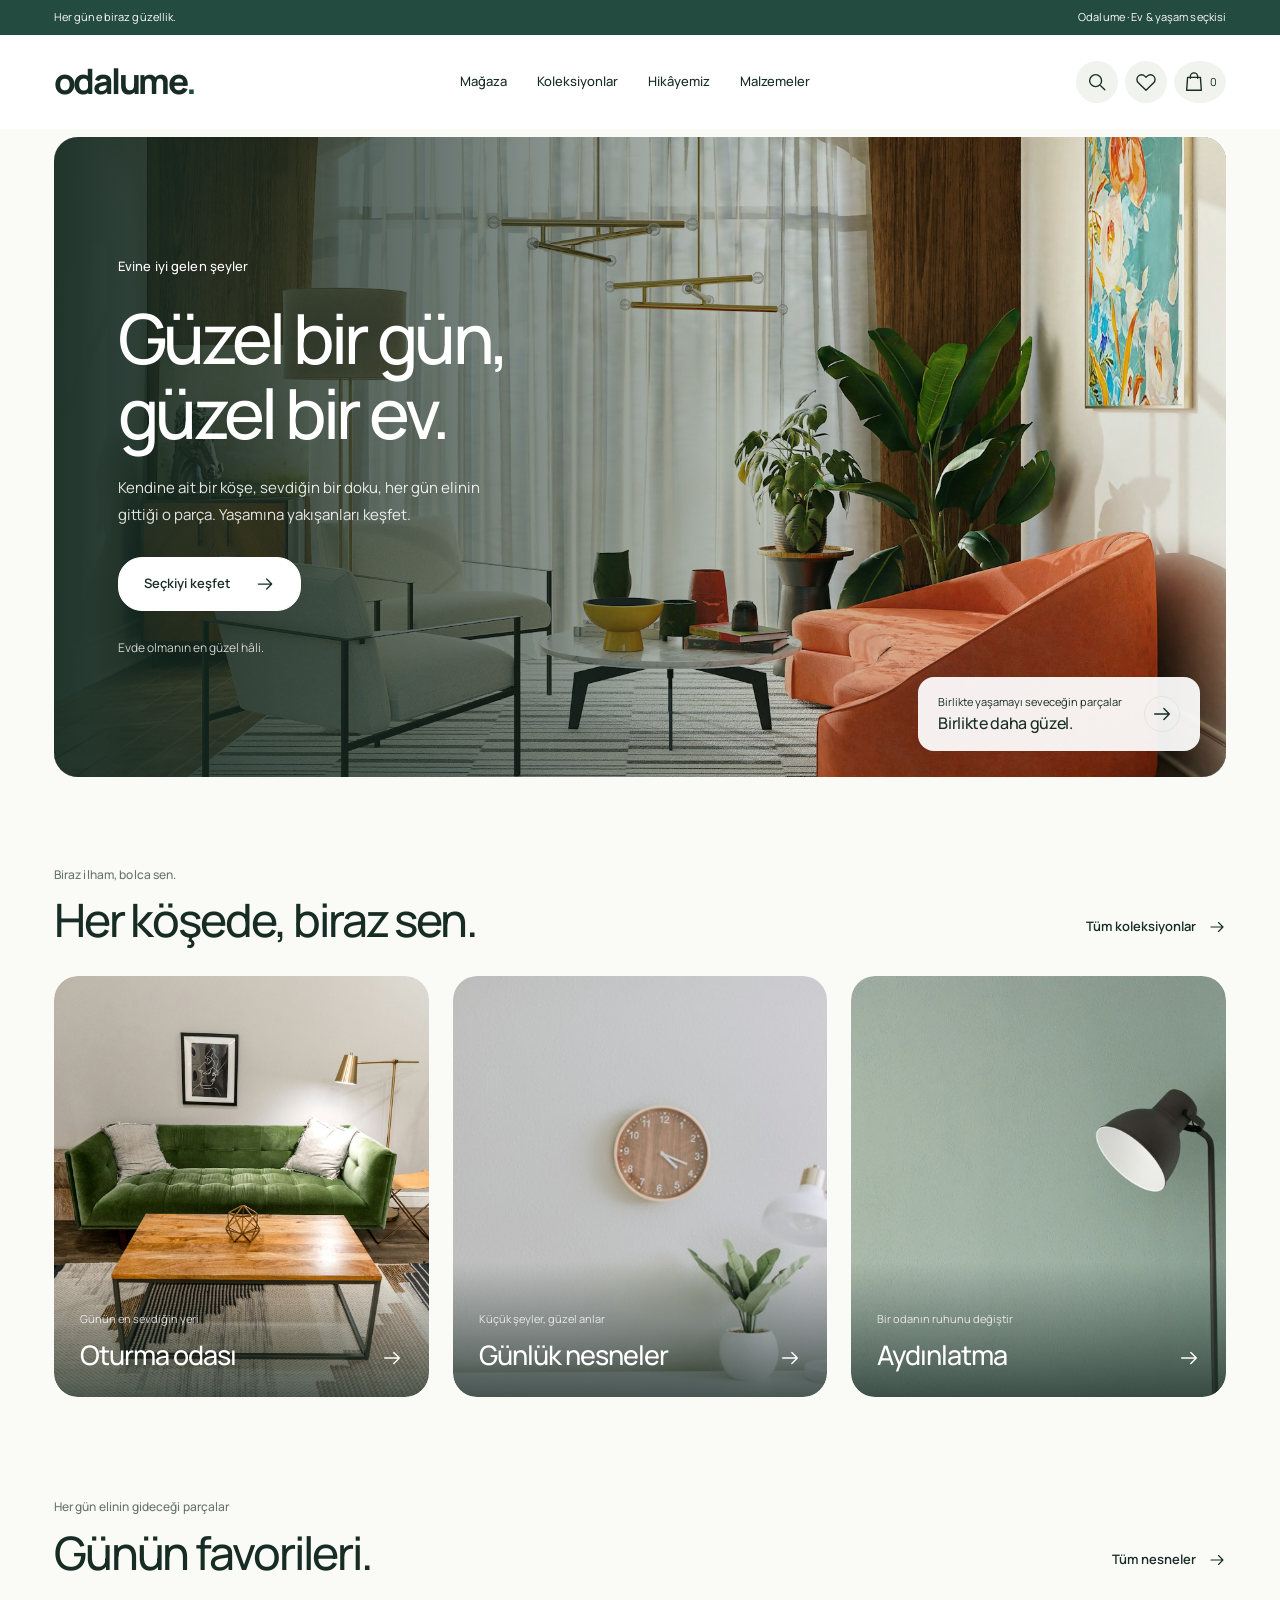
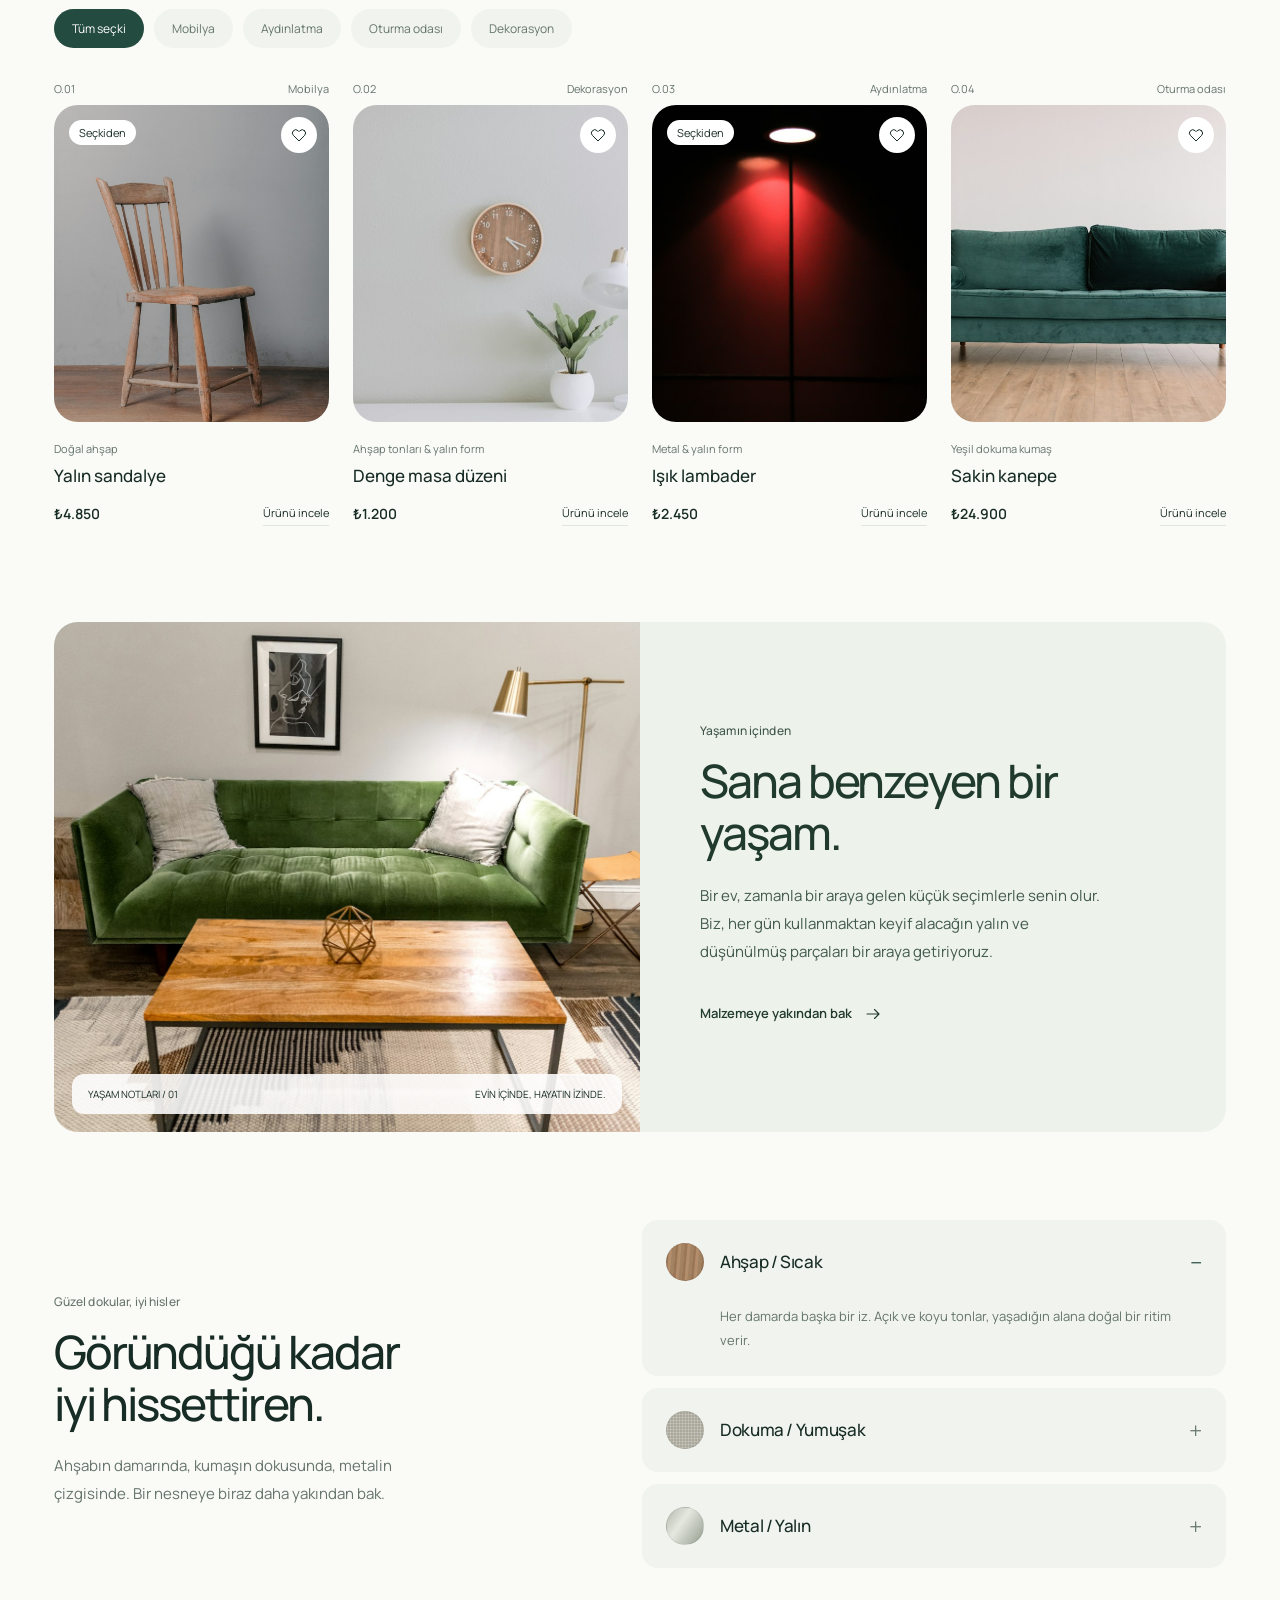
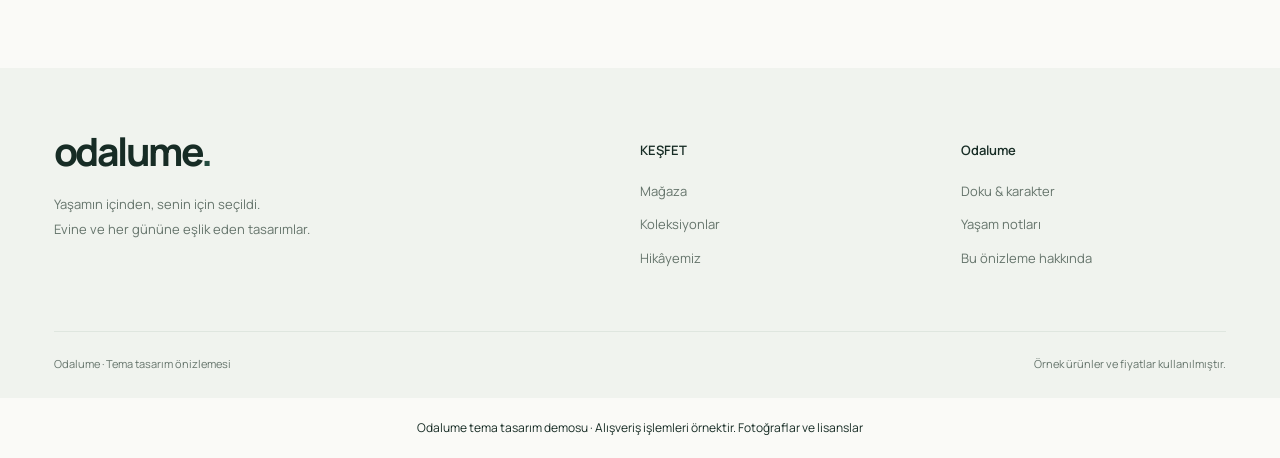
<file: index.html>
<!doctype html>
<html lang="tr">
<head>
    <meta charset="utf-8">
    <meta name="viewport" content="width=device-width, initial-scale=1">
    <meta name="description" content="Odalume — Ev ve günlük yaşam mağazaları için fotoğraf odaklı, esnek WooCommerce teması.">
    <meta name="robots" content="index,follow">
    <title>Odalume — Evine iyi gelen şeyler</title>
    <link rel="icon" href="assets/favicon.svg?v=1.1.0" type="image/svg+xml">
    <link rel="stylesheet" href="style.css?v=1.1.0">
    <link rel="stylesheet" href="assets/css/storefront.css?v=1.1.0">
    <script src="assets/js/theme.js?v=1.1.0" defer></script>
</head>
<body class="is-preview odalume-no-hero-decorations odalume-no-hero-blend">
    <a class="skip-link" href="#main">İçeriğe geç</a>
    <div class="announcement"><span>Her güne biraz güzellik.</span><span>Odalume · Ev & yaşam seçkisi</span></div>
    <header class="site-header">
        <div class="header-inner">
            <a class="brand" href="#" aria-label="Odalume ana sayfa">odalume<span class="brand-dot">.</span></a>
            <nav class="primary-nav" id="primary-navigation" aria-label="Ana menü">
                <a href="#products">Mağaza</a><a href="#collections">Koleksiyonlar</a><a href="#story">Hikâyemiz</a><a href="#materials">Malzemeler</a>
            </nav>
            <div class="header-actions">
                <button class="icon-button" type="button" data-open="search-dialog" aria-label="Ürün ara"><svg viewBox="0 0 24 24" aria-hidden="true" focusable="false"><circle cx="10.5" cy="10.5" r="6.5"/><path d="m16 16 4.5 4.5"/></svg></button>
                <button class="icon-button" type="button" data-open="favorites-dialog" aria-label="Favoriler"><svg viewBox="0 0 24 24" aria-hidden="true" focusable="false"><path d="M20.4 5.6a5 5 0 0 0-7.1 0L12 6.9l-1.3-1.3a5 5 0 0 0-7.1 7.1L12 21l8.4-8.3a5 5 0 0 0 0-7.1Z"/></svg></button>
                <button class="icon-button" type="button" data-open="cart-dialog" aria-label="Örnek sepet"><svg viewBox="0 0 24 24" aria-hidden="true" focusable="false"><path d="M5 7h14l1 14H4L5 7Z"/><path d="M8 8V6a4 4 0 0 1 8 0v2"/></svg><span class="cart-count">0</span></button>
                <button class="icon-button menu-toggle" type="button" aria-expanded="false" aria-controls="primary-navigation" aria-label="Menü"><svg viewBox="0 0 24 24" aria-hidden="true" focusable="false"><path d="M4 6h16M4 12h16M4 18h16"/></svg></button>
            </div>
        </div>
    </header>
    <main id="main">
        <section class="hero" aria-labelledby="hero-title">
            <div class="hero-copy">
                <span class="eyebrow">Evine iyi gelen şeyler</span>
                <h1 id="hero-title">Güzel bir gün,<br>güzel bir ev.</h1>
                <p class="hero-description">Kendine ait bir köşe, sevdiğin bir doku, her gün elinin gittiği o parça. Yaşamına yakışanları keşfet.</p>
                <a class="button" href="#collections">Seçkiyi keşfet <svg viewBox="0 0 24 24" aria-hidden="true" focusable="false"><path d="M4 12h16M14 6l6 6-6 6"/></svg></a>
                <p class="hero-footnote">Evde olmanın en güzel hâli.</p>
            </div>
            <div class="hero-visual">
                <img src="assets/images/living-room.jpg" alt="Doğal ışık alan, bitkiler ve renkli koltuklarla düzenlenmiş yaşam alanı" width="700" height="875" fetchpriority="high">
                <span class="specimen-number" aria-hidden="true">01</span>
                <div class="image-caption"><p>Birlikte yaşamayı seveceğin parçalar<strong>Birlikte daha güzel.</strong></p><a class="round-link" href="#products" data-collection="mobilya" aria-label="Mobilya seçkisine git"><svg viewBox="0 0 24 24" aria-hidden="true" focusable="false"><path d="M4 12h16M14 6l6 6-6 6"/></svg></a></div>
            </div>
        </section>
            <section class="section" id="collections" aria-labelledby="collections-title">
            <div class="section-heading"><div><span class="eyebrow">Biraz ilham, bolca sen.</span><h2 id="collections-title">Her köşede, biraz sen.</h2></div><a class="text-link" href="#products">Tüm koleksiyonlar <svg viewBox="0 0 24 24" aria-hidden="true" focusable="false"><path d="M4 12h16M14 6l6 6-6 6"/></svg></a></div>
            <div class="collection-grid">
                <a class="collection-card" href="#products" data-collection="oturma"><img src="assets/images/living-detail.jpg" alt="Yeşil kanepe, ahşap sehpa ve pirinç renkli lambaderle düzenlenmiş oturma odası" loading="lazy" width="1200" height="1803"><div class="collection-label"><div><small>Günün en sevdiğin yeri</small><h3>Oturma odası</h3></div><svg viewBox="0 0 24 24" aria-hidden="true" focusable="false"><path d="M4 12h16M14 6l6 6-6 6"/></svg></div></a>
                <a class="collection-card" href="#products" data-collection="dekorasyon"><img src="assets/images/clock.jpg" alt="Beyaz lamba, saat ve bitki bulunan çalışma köşesi" loading="lazy" width="900" height="600"><div class="collection-label"><div><small>Küçük şeyler, güzel anlar</small><h3>Günlük nesneler</h3></div><svg viewBox="0 0 24 24" aria-hidden="true" focusable="false"><path d="M4 12h16M14 6l6 6-6 6"/></svg></div></a>
                <a class="collection-card" href="#products" data-collection="aydinlatma"><img src="assets/images/objects.jpg" alt="Yeşil duvar önünde siyah lambader" loading="lazy" width="900" height="603"><div class="collection-label"><div><small>Bir odanın ruhunu değiştir</small><h3>Aydınlatma</h3></div><svg viewBox="0 0 24 24" aria-hidden="true" focusable="false"><path d="M4 12h16M14 6l6 6-6 6"/></svg></div></a>
            </div>
        </section>
        <section class="section products-section" id="products" aria-labelledby="products-title">
            <div class="section-heading"><div><span class="eyebrow">Her gün elinin gideceği parçalar</span><h2 id="products-title">Günün favorileri.</h2></div><a class="text-link" href="#products" data-reset-filter>Tüm nesneler <svg viewBox="0 0 24 24" aria-hidden="true" focusable="false"><path d="M4 12h16M14 6l6 6-6 6"/></svg></a></div>
            <div class="product-toolbar"><div class="filter-tabs" role="group" aria-label="Ürün kategorisi">
                <button class="filter-tab" type="button" data-filter="all" aria-pressed="true">Tüm seçki</button>
                <button class="filter-tab" type="button" data-filter="mobilya" aria-pressed="false">Mobilya</button>
                <button class="filter-tab" type="button" data-filter="aydinlatma" aria-pressed="false">Aydınlatma</button>
                <button class="filter-tab" type="button" data-filter="oturma" aria-pressed="false">Oturma odası</button>
                <button class="filter-tab" type="button" data-filter="dekorasyon" aria-pressed="false">Dekorasyon</button>
            </div></div>
            <div class="product-grid"><article class="product-card" data-category="mobilya">
  <div class="product-index"><span>O.01</span><span>Mobilya</span></div>
  <div class="product-image"><button class="product-preview" type="button" data-quick="chair" aria-label="Yalın sandalye ürününü incele"><img src="assets/images/lounge-chair.jpg" alt="Doğal ahşap sandalye" loading="lazy" width="700" height="875"></button><span class="product-badge">Seçkiden</span><button class="icon-button favorite" type="button" data-favorite="chair" aria-pressed="false" aria-label="Yalın sandalye: favorilere ekle"><svg viewBox="0 0 24 24" aria-hidden="true" focusable="false"><path d="M20.4 5.6a5 5 0 0 0-7.1 0L12 6.9l-1.3-1.3a5 5 0 0 0-7.1 7.1L12 21l8.4-8.3a5 5 0 0 0 0-7.1Z"/></svg></button></div>
  <div class="product-info"><p class="product-category">Doğal ahşap</p><h3><button class="product-title" type="button" data-quick="chair">Yalın sandalye</button></h3><div class="product-bottom"><span class="price">₺4.850</span><button class="small-action" type="button" data-quick="chair">Ürünü incele</button></div></div>
</article>
<article class="product-card" data-category="dekorasyon">
  <div class="product-index"><span>O.02</span><span>Dekorasyon</span></div>
  <div class="product-image"><button class="product-preview" type="button" data-quick="clock" aria-label="Denge masa düzeni ürününü incele"><img src="assets/images/clock.jpg" alt="Beyaz lamba, saat ve bitki bulunan çalışma köşesi" loading="lazy" width="700" height="875"></button><button class="icon-button favorite" type="button" data-favorite="clock" aria-pressed="false" aria-label="Denge masa düzeni: favorilere ekle"><svg viewBox="0 0 24 24" aria-hidden="true" focusable="false"><path d="M20.4 5.6a5 5 0 0 0-7.1 0L12 6.9l-1.3-1.3a5 5 0 0 0-7.1 7.1L12 21l8.4-8.3a5 5 0 0 0 0-7.1Z"/></svg></button></div>
  <div class="product-info"><p class="product-category">Ahşap tonları &amp; yalın form</p><h3><button class="product-title" type="button" data-quick="clock">Denge masa düzeni</button></h3><div class="product-bottom"><span class="price">₺1.200</span><button class="small-action" type="button" data-quick="clock">Ürünü incele</button></div></div>
</article>
<article class="product-card" data-category="aydinlatma">
  <div class="product-index"><span>O.03</span><span>Aydınlatma</span></div>
  <div class="product-image"><button class="product-preview" type="button" data-quick="light" aria-label="Işık lambader ürününü incele"><img src="assets/images/lighting.jpg" alt="Işığı açık, siyah ve beyaz başlıklı lamba" loading="lazy" width="700" height="875"></button><span class="product-badge">Seçkiden</span><button class="icon-button favorite" type="button" data-favorite="light" aria-pressed="false" aria-label="Işık lambader: favorilere ekle"><svg viewBox="0 0 24 24" aria-hidden="true" focusable="false"><path d="M20.4 5.6a5 5 0 0 0-7.1 0L12 6.9l-1.3-1.3a5 5 0 0 0-7.1 7.1L12 21l8.4-8.3a5 5 0 0 0 0-7.1Z"/></svg></button></div>
  <div class="product-info"><p class="product-category">Metal &amp; yalın form</p><h3><button class="product-title" type="button" data-quick="light">Işık lambader</button></h3><div class="product-bottom"><span class="price">₺2.450</span><button class="small-action" type="button" data-quick="light">Ürünü incele</button></div></div>
</article>
<article class="product-card" data-category="oturma">
  <div class="product-index"><span>O.04</span><span>Oturma odası</span></div>
  <div class="product-image"><button class="product-preview" type="button" data-quick="sofa" aria-label="Sakin kanepe ürününü incele"><img src="assets/images/sofa.jpg" alt="Yeşil kumaş döşemeli üç kişilik kanepe" loading="lazy" width="700" height="875"></button><button class="icon-button favorite" type="button" data-favorite="sofa" aria-pressed="false" aria-label="Sakin kanepe: favorilere ekle"><svg viewBox="0 0 24 24" aria-hidden="true" focusable="false"><path d="M20.4 5.6a5 5 0 0 0-7.1 0L12 6.9l-1.3-1.3a5 5 0 0 0-7.1 7.1L12 21l8.4-8.3a5 5 0 0 0 0-7.1Z"/></svg></button></div>
  <div class="product-info"><p class="product-category">Yeşil dokuma kumaş</p><h3><button class="product-title" type="button" data-quick="sofa">Sakin kanepe</button></h3><div class="product-bottom"><span class="price">₺24.900</span><button class="small-action" type="button" data-quick="sofa">Ürünü incele</button></div></div>
</article></div>
            <p class="screen-reader-text" id="filter-status" role="status" aria-live="polite"></p>
            <noscript><p class="demo-note">Etkileşimli önizleme için JavaScript’i açabilirsin.</p></noscript>
        </section>
        <section class="story" id="story" aria-labelledby="story-title">
            <div class="story-image"><img src="assets/images/living-detail.jpg" alt="Gün ışığı, bitkiler ve doğal dokularla düzenlenmiş oturma odası" loading="lazy" width="1800" height="1350"><div class="story-caption"><span>YAŞAM NOTLARI / 01</span><span>EVİN İÇİNDE, HAYATIN İZİNDE.</span></div></div>
            <div class="story-copy"><span class="eyebrow">Yaşamın içinden</span><h2 id="story-title">Sana benzeyen bir yaşam.</h2><p>Bir ev, zamanla bir araya gelen küçük seçimlerle senin olur. Biz, her gün kullanmaktan keyif alacağın yalın ve düşünülmüş parçaları bir araya getiriyoruz.</p><a class="text-link" href="#materials">Malzemeye yakından bak <svg viewBox="0 0 24 24" aria-hidden="true" focusable="false"><path d="M4 12h16M14 6l6 6-6 6"/></svg></a></div>
        </section>
        <section class="section materials" id="materials" aria-labelledby="materials-title">
            <div><span class="eyebrow">Güzel dokular, iyi hisler</span><h2 id="materials-title">Göründüğü kadar<br>iyi hissettiren.</h2><p class="materials-intro">Ahşabın damarında, kumaşın dokusunda, metalin çizgisinde. Bir nesneye biraz daha yakından bak.</p></div>
            <div class="material-list"><details class="material-item" name="odalume-materials" open><summary><span class="material-number">01</span><span class="material-swatch swatch-1" aria-hidden="true"></span><h3>Ahşap / Sıcak</h3></summary><p>Her damarda başka bir iz. Açık ve koyu tonlar, yaşadığın alana doğal bir ritim verir.</p></details><details class="material-item" name="odalume-materials"><summary><span class="material-number">02</span><span class="material-swatch swatch-2" aria-hidden="true"></span><h3>Dokuma / Yumuşak</h3></summary><p>Yakından bakınca ortaya çıkan küçük bir dünya. İnce dokular ve sakin tonlarla katmanlanan bir yaşam.</p></details><details class="material-item" name="odalume-materials"><summary><span class="material-number">03</span><span class="material-swatch swatch-3" aria-hidden="true"></span><h3>Metal / Yalın</h3></summary><p>Işığı yakalayan yüzeyler ve net çizgiler. Sıcak dokuların yanında ölçülü bir karşılaşma.</p></details></div>
        </section>
    </main>
    <footer class="site-footer">
        <div class="footer-main"><div class="footer-brand"><a class="brand" href="#">odalume<span class="brand-dot">.</span></a><p>Yaşamın içinden, senin için seçildi.<br>Evine ve her gününe eşlik eden tasarımlar.</p></div><div class="footer-links"><h2>KEŞFET</h2><a href="#products">Mağaza</a><a href="#collections">Koleksiyonlar</a><a href="#story">Hikâyemiz</a></div><div class="footer-links"><h2>Odalume</h2><a href="#materials">Doku & karakter</a><a href="#story">Yaşam notları</a><button class="footer-demo-link" type="button" data-open="about-dialog">Bu önizleme hakkında</button></div></div>
        <div class="footer-bottom"><p>Odalume · Tema tasarım önizlemesi</p><p>Örnek ürünler ve fiyatlar kullanılmıştır.</p></div>
    </footer><p class="portfolio-note" style="text-align:center;padding:20px;font-size:12px">Odalume tema tasarım demosu · Alışveriş işlemleri örnektir. <a href="licenses.html">Fotoğraflar ve lisanslar</a></p>
    <dialog class="dialog" id="search-dialog" aria-labelledby="search-title"><div class="dialog-top"><h2 id="search-title">Ne arıyorsun?</h2><button class="icon-button" type="button" data-close aria-label="Kapat"><svg viewBox="0 0 24 24" aria-hidden="true" focusable="false"><path d="m6 6 12 12M6 18 18 6"/></svg></button></div><form id="demo-search-form" role="search"><label class="screen-reader-text" for="site-search">Ürün ara</label><input id="site-search" type="search" placeholder="Bir ürün, malzeme veya kategori…" autocomplete="off"></form><div id="search-results" aria-live="polite"></div></dialog>
    <dialog class="dialog" id="favorites-dialog" aria-labelledby="favorites-title"><div class="dialog-top"><h2 id="favorites-title">Sevdiğin tasarımlar</h2><button class="icon-button" type="button" data-close aria-label="Kapat"><svg viewBox="0 0 24 24" aria-hidden="true" focusable="false"><path d="m6 6 12 12M6 18 18 6"/></svg></button></div><div id="favorites-list"></div></dialog>
    <dialog class="dialog" id="cart-dialog" aria-labelledby="cart-title"><div class="dialog-top"><h2 id="cart-title">Örnek sepetin</h2><button class="icon-button" type="button" data-close aria-label="Kapat"><svg viewBox="0 0 24 24" aria-hidden="true" focusable="false"><path d="m6 6 12 12M6 18 18 6"/></svg></button></div><p class="demo-note">Bu bir tasarım demosudur. Ürünler ve fiyatlar örnektir; sipariş ve ödeme alınmaz.</p><div id="cart-list"></div><p id="cart-total"></p></dialog>
    <dialog class="dialog" id="quick-dialog" aria-labelledby="quick-title"><div class="dialog-top"><h2 id="quick-title">Ürün</h2><button class="icon-button" type="button" data-close aria-label="Kapat"><svg viewBox="0 0 24 24" aria-hidden="true" focusable="false"><path d="m6 6 12 12M6 18 18 6"/></svg></button></div><img class="quick-image" id="quick-image" alt=""><p id="quick-material"></p><p class="quick-price" id="quick-price"></p><button class="button" id="demo-add-cart" type="button">Örnek sepete ekle <svg viewBox="0 0 24 24" aria-hidden="true" focusable="false"><path d="M5 7h14l1 14H4L5 7Z"/><path d="M8 8V6a4 4 0 0 1 8 0v2"/></svg></button><p class="demo-note">Örnek ürün · Fiyat ve malzeme bilgileri tasarım gösterimi içindir.</p></dialog>
    <dialog class="dialog" id="about-dialog" aria-labelledby="about-title"><div class="dialog-top"><h2 id="about-title">Odalume / Günlük yaşam</h2><button class="icon-button" type="button" data-close aria-label="Kapat"><svg viewBox="0 0 24 24" aria-hidden="true" focusable="false"><path d="m6 6 12 12M6 18 18 6"/></svg></button></div><p>Odalume, ev ve günlük yaşam mağazaları için geliştirilen bir WordPress ve WooCommerce temasıdır.</p><p>Bu portföy sayfası etkileşimli bir tasarım demosudur. Arama, filtreler ve örnek sepet tarayıcı içinde çalışır; sipariş veya ödeme alınmaz. Kurulan WordPress temasında mağaza ve siparişler WooCommerce ile yönetilir.</p></dialog>
    <div class="toast" role="status" aria-live="polite" hidden></div>
    <script id="demo-product-data" type="application/json">[{"id":"chair","name":"Yalın sandalye","category":"Mobilya","filter":"mobilya","material":"Doğal ahşap","price":4850,"image":"lounge-chair.jpg","alt":"Doğal ahşap sandalye","badge":"Seçkiden"},{"id":"clock","name":"Denge masa düzeni","category":"Dekorasyon","filter":"dekorasyon","material":"Ahşap tonları & yalın form","price":1200,"image":"clock.jpg","alt":"Beyaz lamba, saat ve bitki bulunan çalışma köşesi","badge":""},{"id":"light","name":"Işık lambader","category":"Aydınlatma","filter":"aydinlatma","material":"Metal & yalın form","price":2450,"image":"lighting.jpg","alt":"Işığı açık, siyah ve beyaz başlıklı lamba","badge":"Seçkiden"},{"id":"sofa","name":"Sakin kanepe","category":"Oturma odası","filter":"oturma","material":"Yeşil dokuma kumaş","price":24900,"image":"sofa.jpg","alt":"Yeşil kumaş döşemeli üç kişilik kanepe","badge":""}]</script>
</body>
</html>
</file>
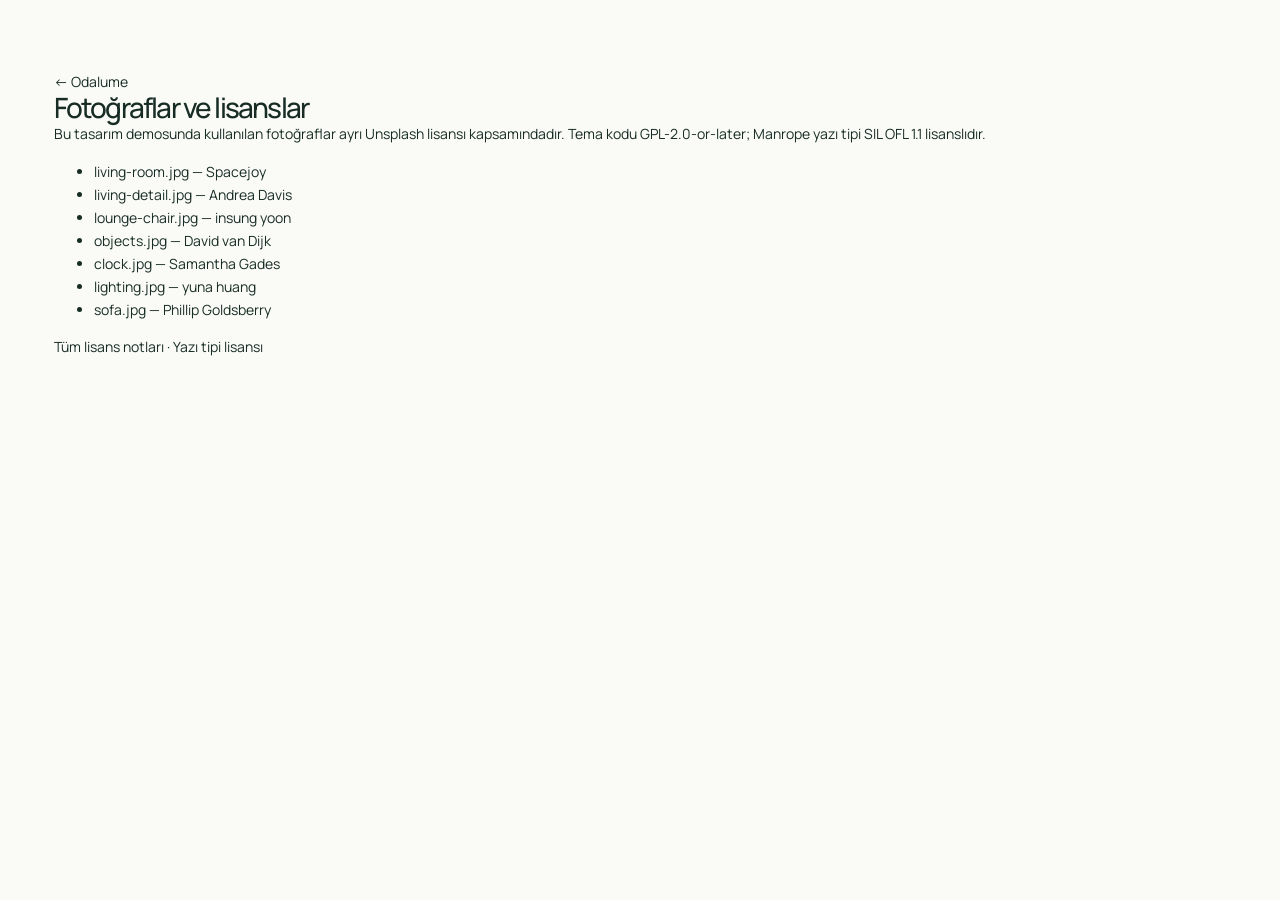
<file: licenses.html>
<!doctype html><html lang="tr"><meta charset="utf-8"><meta name="viewport" content="width=device-width,initial-scale=1"><title>Odalume — Görsel kaynakları</title><link rel="stylesheet" href="style.css"><main class="content-area"><a href="./">← Odalume</a><h1>Fotoğraflar ve lisanslar</h1><p>Bu tasarım demosunda kullanılan fotoğraflar ayrı <a href="https://unsplash.com/license">Unsplash lisansı</a> kapsamındadır. Tema kodu GPL-2.0-or-later; Manrope yazı tipi SIL OFL 1.1 lisanslıdır.</p><ul><li><a href="https://unsplash.com/photos/living-room-with-white-curtains-vPKNB_gc23Q">living-room.jpg — Spacejoy</a></li><li><a href="https://unsplash.com/photos/brown-wooden-table-near-green-sofa-zOPRKaYLSdE">living-detail.jpg — Andrea Davis</a></li><li><a href="https://unsplash.com/photos/a-wooden-chair-sitting-on-top-of-a-wooden-floor-RCWIK0fsETc">lounge-chair.jpg — insung yoon</a></li><li><a href="https://unsplash.com/photos/black-floor-lamp-at-the-corner-3LTht2nxd34">objects.jpg — David van Dijk</a></li><li><a href="https://unsplash.com/photos/white-desk-lamp-beside-green-plant-BlIhVfXbi9s">clock.jpg — Samantha Gades</a></li><li><a href="https://unsplash.com/photos/black-and-white-floor-lamp-turned-on-Am0qdaxl2Ao">lighting.jpg — yuna huang</a></li><li><a href="https://unsplash.com/photos/green-fabric-sofa-fZuleEfeA1Q">sofa.jpg — Phillip Goldsberry</a></li></ul><p><a href="THIRD-PARTY-LICENSES.md">Tüm lisans notları</a> · <a href="assets/fonts/OFL-Manrope.txt">Yazı tipi lisansı</a></p></main></html>
</file>
<file: style.css>
/*
Theme Name: Odalume
Author: Odalume Studio
Description: Ev ve günlük yaşam mağazaları için özgün yerleşimli, Redux ayar panelli WooCommerce teması.
Version: 1.1.0
Requires at least: 6.6
Requires PHP: 8.0
License: GNU General Public License v2 or later
License URI: https://www.gnu.org/licenses/gpl-2.0.html
Text Domain: odalume
Domain Path: /languages
Tags: e-commerce, custom-logo, custom-menu, featured-images, translation-ready
*/

@font-face {
  font-family: Manrope;
  src: url('assets/fonts/manrope-variable.ttf') format('truetype');
  font-weight: 200 800;
  font-style: normal;
  font-display: swap;
}

:root {
  --paper: #fafaf7;
  --sand: #f0f3ee;
  --ink: #172c25;
  --accent: #244b3f;
  --muted: #65746b;
  --line: #dfe6df;
  --white: #fff;
  --sans: Manrope, Arial, Helvetica, sans-serif;
  --serif: Georgia, 'Times New Roman', serif;
  --mono: 'Courier New', Courier, monospace;
  --gutter: clamp(var(--mobile-gutter, 22px), 4.2vw, var(--desktop-gutter, 60px));
}

* { box-sizing: border-box; }
html { scroll-behavior: smooth; scroll-padding-top: 24px; }
body { margin: 0 auto; max-width: var(--site-width, 2400px); background: var(--paper); color: var(--ink); font: var(--body-size, 14px)/1.65 var(--sans); }
body.has-dialog { overflow: hidden; }
a { color: inherit; text-decoration: none; }
button, input, textarea, select { font: inherit; }
button { color: inherit; cursor: pointer; }
button, a, input { touch-action: manipulation; }
img { display: block; max-width: 100%; height: auto; }
svg { width: 22px; height: 22px; fill: none; stroke: currentColor; stroke-width: 1.5; stroke-linecap: round; stroke-linejoin: round; }
h1, h2, h3, p { margin: 0; }
h1, h2 { font-family: var(--heading-font, var(--sans)); font-weight: var(--heading-weight, 500); line-height: 1.05; letter-spacing: -.065em; overflow-wrap: anywhere; }
h3 { font-family: var(--heading-font, var(--sans)); overflow-wrap: anywhere; }
h2 { font-size: clamp(28px, 4.1vw, var(--heading-size, 64px)); }
a:focus-visible, button:focus-visible, input:focus-visible, summary:focus-visible { outline: 2px solid var(--accent); outline-offset: 5px; }
button:disabled { cursor: default; }
::selection { background: var(--accent); color: var(--paper); }
.skip-link { position: fixed; left: 20px; top: -80px; padding: 12px; background: var(--ink); color: var(--paper); z-index: 100; }
.skip-link:focus { top: 10px; }
.screen-reader-text { position: absolute; clip-path: inset(50%); width: 1px; height: 1px; overflow: hidden; white-space: nowrap; }

.announcement { margin: 0 var(--gutter); padding: 10px 0; border-bottom: 1px solid var(--line); display: flex; justify-content: space-between; gap: 25px; font: 10px/1.5 var(--mono); text-transform: uppercase; letter-spacing: .04em; color: var(--muted); }
.announcement > span:first-child:before { content: ''; display: inline-block; width: 6px; height: 6px; margin-right: 9px; border-radius: 50%; background: var(--accent); }
.site-header { position: relative; z-index: 10; background: var(--header, var(--paper)); }
.header-inner { margin: 0 var(--gutter); min-height: 100px; display: flex; align-items: center; justify-content: space-between; gap: 32px; border-bottom: 1px solid var(--ink); }
.brand { display: inline-block; font-size: 47px; font-weight: 800; letter-spacing: -4px; line-height: 1; }
.brand-dot { color: var(--accent); }
.brand img { max-width: min(var(--logo-width, 170px), 30vw); max-height: 66px; width: auto; }
.primary-nav, .primary-nav .menu { display: flex; gap: 32px; align-items: center; }
.primary-nav .menu { padding: 0; margin: 0; list-style: none; }
.primary-nav a { font-size: 12px; position: relative; padding: 10px 0; }
.primary-nav a:after { content: ''; position: absolute; left: 0; bottom: 4px; right: 100%; height: 1px; background: var(--accent); transition: right .2s; }
.primary-nav a:hover:after { right: 0; }
.header-actions { display: flex; align-items: center; gap: 8px; }
.icon-button { display: inline-flex; align-items: center; justify-content: center; gap: 5px; min-width: 42px; min-height: 42px; padding: 9px; background: transparent; border: 0; }
.cart-count { font: 11px var(--mono); }
.menu-toggle { display: none; }

.eyebrow, .chapter-label { display: block; font: 10px/1.5 var(--mono); letter-spacing: .04em; text-transform: uppercase; }
.eyebrow { margin-bottom: 26px; }
.chapter-label { color: var(--muted); }
.chapter-label b { font-weight: 400; color: var(--accent); margin-right: 26px; }
.hero { display: grid; grid-template-columns: 53% 47%; margin: 0 var(--gutter); min-height: 650px; border-bottom: 1px solid var(--ink); }
.hero-copy { display: flex; flex-direction: column; align-items: flex-start; padding: 48px 40px 28px 0; position: relative; }
.hero-copy > .eyebrow { margin-bottom: 48px; }
.hero h1 { font-size: clamp(40px, 7.5vw, var(--hero-size, 120px)); line-height: .99; font-weight: var(--hero-weight, 600); letter-spacing: -.075em; margin-bottom: 30px; }
.hero h1 em { font-family: var(--serif); font-weight: 400; }
.hero-description { color: var(--muted); font-size: 13px; line-height: 1.9; max-width: 330px; margin: 0 0 26px; }
.button { display: inline-flex; align-items: center; justify-content: space-between; gap: 34px; min-height: 50px; padding: 14px 21px; background: var(--accent); color: var(--paper); border: 1px solid var(--accent); font-size: 11px; transition: background .2s; }
.button svg { width: 20px; height: 20px; }
.button:hover { background: var(--ink); border-color: var(--ink); }
.button-outline { background: transparent; color: var(--ink); border-color: var(--ink); }
.hero-footnote { margin-top: auto; padding-top: 32px; color: var(--muted); font: 10px var(--mono); display: flex; gap: 12px; align-items: center; }
.hero-footnote:before { content: '+'; color: var(--accent); font-size: 20px; }
.hero-visual { position: relative; align-self: stretch; min-width: 0; margin: 28px 0 28px; background: var(--stage, #edf1eb); overflow: hidden; isolation: isolate; border-radius: var(--corner-radius, 0px); }
.hero-visual:before { content: ''; position: absolute; inset: 14% 8% 17%; border: 1px solid color-mix(in srgb, var(--accent) 35%, transparent); border-radius: 50%; transform: rotate(-20deg); z-index: -1; }
.hero-visual:after { content: ''; position: absolute; height: 12px; left: 28px; right: 28px; bottom: 88px; border-bottom: 1px solid #92978a; background: repeating-linear-gradient(90deg, #92978a 0 1px, transparent 1px 15px); pointer-events: none; }
.specimen-meta { position: absolute; top: 22px; left: 24px; right: 24px; display: flex; justify-content: space-between; gap: 15px; font: 9px var(--mono); z-index: 2; }
.specimen-mark { color: var(--accent); font-size: 24px; line-height: .5; }
.hero-visual > img { position: absolute; top: 8%; left: 8%; width: 84%; height: 73%; object-fit: var(--hero-fit, contain); mix-blend-mode: multiply; }
.specimen-number { position: absolute; right: 20px; bottom: 105px; font: 400 75px/1 var(--mono); color: #5f6a542e; z-index: -1; }
.image-caption { position: absolute; bottom: 22px; left: 26px; right: 26px; display: flex; align-items: flex-end; justify-content: space-between; gap: 20px; }
.image-caption p { font: 9px/1.6 var(--mono); }
.image-caption strong { display: block; font: 500 20px/1.4 var(--sans); letter-spacing: -.04em; }
.round-link { width: 40px; height: 40px; border: 1px solid var(--ink); border-radius: 50%; display: grid; place-items: center; }
.round-link:hover { background: var(--ink); color: var(--paper); }
.atlas-index { margin: 0 var(--gutter); display: grid; grid-template-columns: 1.1fr repeat(var(--index-links, 3), 1fr); border-bottom: 1px solid var(--line); }
.atlas-index > * { padding: 21px 24px; border-right: 1px solid var(--line); display: flex; align-items: center; justify-content: space-between; gap: 12px; font-size: 12px; }
.atlas-index > :first-child { padding-left: 0; color: var(--muted); font: 10px var(--mono); }
.atlas-index > :last-child { border-right: 0; padding-right: 0; }
.atlas-index a span { font: 10px var(--mono); color: var(--accent); margin-right: 14px; }
.atlas-index a svg { width: 16px; height: 16px; }
.atlas-index a:hover { color: var(--accent); }

.section { margin: 0 var(--gutter); padding: var(--section-spacing, 84px) 0; }
.section-topline { border-top: 1px solid var(--line); padding-top: 13px; display: flex; justify-content: space-between; margin-bottom: 38px; }
.section-heading { display: flex; justify-content: space-between; align-items: flex-end; gap: 30px; margin-bottom: 36px; }
.section-heading .eyebrow { margin-bottom: 16px; color: var(--muted); }
.text-link { display: inline-flex; align-items: center; gap: 24px; padding: 8px 0; border-bottom: 1px solid var(--ink); font-size: 11px; white-space: nowrap; }
.text-link svg { width: 18px; height: 18px; }
.text-link:hover { color: var(--accent); border-color: var(--accent); }
.collection-grid { display: grid; grid-template-columns: 1.15fr 1fr; grid-template-rows: 265px 265px; gap: var(--grid-gap, 24px); }
.collection-card { display: grid; grid-template-rows: minmax(0, 1fr) auto; min-width: 0; position: relative; overflow: hidden; }
.collection-card:first-child { grid-row: span 2; }
.collection-card > img { width: 100%; height: 100%; min-height: 0; object-fit: cover; background: var(--sand); transition: filter .3s; }
.collection-card:nth-child(2) > img { object-fit: contain; mix-blend-mode: multiply; }
.collection-card:nth-child(3) > img { object-position: center 45%; }
.collection-card:hover > img { filter: brightness(.93); }
.collection-number { position: absolute; left: 16px; top: 16px; width: 40px; height: 40px; display: grid; place-items: center; background: var(--paper); font: 11px var(--mono); }
.collection-label { display: flex; align-items: flex-end; justify-content: space-between; padding: 16px 0 0; gap: 20px; }
.collection-label small { font: 9px var(--mono); color: var(--muted); }
.collection-label h3 { font-size: 25px; font-weight: 500; letter-spacing: -.04em; line-height: 1.4; margin-top: 5px; }
.collection-label > svg { margin-bottom: 8px; transform: rotate(-45deg); }

.products-section { padding-top: 10px; }
.product-toolbar { border-top: 1px solid var(--line); border-bottom: 1px solid var(--line); margin-bottom: 26px; }
.filter-tabs { display: flex; gap: 29px; overflow: auto; }
.filter-tab { border: 0; border-bottom: 2px solid transparent; background: transparent; padding: 15px 0; white-space: nowrap; font-size: 11px; color: var(--muted); }
.filter-tab[aria-pressed=true] { color: var(--accent); border-bottom-color: var(--accent); }
.product-grid { display: grid; grid-template-columns: repeat(var(--product-columns, 4), minmax(0, 1fr)); gap: var(--grid-gap, 24px); align-items: start; }
.product-card { min-width: 0; }
.product-card:nth-child(even) { padding-top: 50px; }
.product-grid:has(.product-card[hidden]) .product-card { padding-top: 0; }
.product-card[hidden] { display: none; }
.product-index { display: flex; justify-content: space-between; font: 9px var(--mono); color: var(--muted); margin-bottom: 10px; }
.product-image { background: var(--sand); position: relative; aspect-ratio: 4 / 5; }
.product-image > a, .product-preview { display: block; width: 100%; height: 100%; padding: 0; background: transparent; border: 0; overflow: hidden; }
.product-image img { width: 100%; height: 100%; object-fit: contain; mix-blend-mode: multiply; transition: transform .4s; }
.product-card:hover .product-image img { transform: scale(1.04); }
.product-badge { position: absolute; left: 12px; top: 12px; background: var(--paper); padding: 3px 8px; font: 9px/1.5 var(--mono); pointer-events: none; }
.favorite { position: absolute; right: 5px; top: 5px; min-width: 36px; min-height: 36px; background: var(--paper); }
.favorite svg { width: 16px; height: 16px; }
.favorite[aria-pressed=true] svg { fill: var(--accent); stroke: var(--accent); }
.product-info { padding-top: 14px; }
.product-category { font: 9px/1.6 var(--mono); color: var(--muted); margin-bottom: 5px; }
.product-info h3 { font-size: 19px; font-weight: 500; letter-spacing: -.04em; margin-bottom: 12px; }
.product-title { font: inherit; text-align: left; padding: 0; background: none; border: 0; }
.product-bottom { display: flex; justify-content: space-between; align-items: center; gap: 10px; padding-top: 11px; border-top: 1px solid var(--line); }
.price { font-size: 11px; }
.price del { color: var(--muted); margin-right: 5px; }
.price ins { text-decoration: none; }
.small-action { background: none; border: 0; border-bottom: 1px solid var(--line); padding: 3px 0; font-size: 10px; }
.empty-state { padding: 25px; background: var(--sand); color: var(--muted); font-size: 12px; }

.story { display: grid; grid-template-columns: 1fr 1fr; background: var(--story, #edf2eb); color: var(--story-text, var(--paper)); margin-top: 24px; }
.story-image { min-height: 610px; position: relative; margin: 40px 0 40px var(--gutter); }
.story-image > img { width: 100%; height: 100%; position: absolute; object-fit: cover; }
.story-copy { display: flex; flex-direction: column; align-items: flex-start; justify-content: center; padding: 64px var(--gutter) 64px 64px; }
.story-copy .eyebrow { color: inherit; opacity: .85; }
.story-copy h2 { font-size: clamp(28px, 4.2vw, var(--heading-size, 65px)); font-weight: var(--heading-weight, 400); max-width: 500px; margin-bottom: 30px; }
.story-copy > p { max-width: 340px; font-size: 12px; color: inherit; opacity: .85; line-height: 1.9; margin-bottom: 30px; }
.story-copy .text-link { border-color: currentColor; }
.story-copy .text-link:hover { color: white; }
.story-caption { position: absolute; bottom: 16px; left: 16px; right: 16px; padding: 13px 16px; background: var(--paper); color: var(--ink); font: 9px var(--mono); display: flex; justify-content: space-between; gap: 20px; }
.materials { display: grid; grid-template-columns: 1fr 1.15fr; gap: 80px; padding-top: var(--section-spacing, 90px); padding-bottom: var(--section-spacing, 90px); border-bottom: 1px solid var(--ink); }
.materials h2 { max-width: 400px; font-size: clamp(28px, 4vw, var(--heading-size, 58px)); }
.materials .eyebrow { color: var(--muted); }
.materials-intro { max-width: 320px; margin-top: 25px; font-size: 12px; line-height: 1.9; color: var(--muted); }
.material-list { border-top: 1px solid var(--line); }
.material-item { border-bottom: 1px solid var(--line); }
.material-item summary { display: flex; list-style: none; align-items: center; gap: 20px; padding: 20px 0; cursor: pointer; }
.material-item summary::-webkit-details-marker { display: none; }
.material-item summary:after { content: '+'; margin-left: auto; font: 23px var(--mono); color: var(--muted); }
.material-item[open] summary:after { content: '−'; color: var(--accent); }
.material-number { font: 10px var(--mono); color: var(--accent); }
.material-item h3 { font-size: 21px; font-weight: 500; letter-spacing: -.04em; }
.material-item p { padding: 0 35px 22px; color: var(--muted); font-size: 12px; line-height: 1.9; }
.material-swatch { width: 32px; height: 32px; border-radius: 50%; flex-shrink: 0; border: 1px solid #0001; }
.swatch-1 { background: repeating-linear-gradient(95deg, #9a7556 0 2px, #b38e6c 3px 5px, #a38262 6px 9px); }
.swatch-2 { background: repeating-linear-gradient(0deg, #ffffff30 0 1px, transparent 1px 3px), repeating-linear-gradient(90deg, #ffffff30 0 1px, transparent 1px 3px), #aaa79b; }
.swatch-3 { background: linear-gradient(125deg, #b2b7ac, #e5e8df 40%, #949d90); }

.site-footer { padding: 52px var(--gutter) 22px; background: var(--footer, var(--paper)); }
.footer-main { display: flex; flex-wrap: wrap; gap: 60px; padding-bottom: 55px; }
.footer-brand { flex: 2; min-width: 200px; }
.footer-main > .footer-links { flex: 1; min-width: 140px; }
.footer-brand .brand { font-size: 85px; letter-spacing: -7px; }
.footer-brand p { max-width: 270px; margin-top: 20px; font-size: 11px; color: var(--muted); }
.footer-links h2 { font: 10px var(--mono); letter-spacing: .04em; margin: 12px 0 20px; }
.footer-links a, .footer-demo-link { display: block; color: var(--muted); font-size: 12px; margin-bottom: 9px; }
.footer-links a:hover { color: var(--accent); }
.footer-links ul { margin: 0; padding: 0; list-style: none; }
.footer-demo-link { border: 0; background: none; padding: 0; text-align: left; }
.footer-bottom { border-top: 1px solid var(--line); padding-top: 18px; display: flex; justify-content: space-between; gap: 20px; font: 9px/1.6 var(--mono); color: var(--muted); }

.dialog { width: min(600px, calc(100% - 32px)); max-height: 85dvh; overflow: auto; background: var(--paper); color: var(--ink); border: 1px solid var(--ink); padding: 32px; }
.dialog::backdrop { background: #172c2580; backdrop-filter: blur(3px); }
.dialog-top { display: flex; justify-content: space-between; align-items: center; gap: 20px; margin-bottom: 22px; }
.dialog-top h2 { font-size: 32px; }
.dialog input[type=search] { width: 100%; padding: 13px; border: 1px solid var(--line); background: transparent; margin-bottom: 20px; }
.dialog p + p { margin-top: 15px; }
.dialog .button + .demo-note { margin-top: 22px; }
.demo-note { padding: 13px; background: var(--sand); color: var(--muted); font-size: 11px; margin-bottom: 16px; }
.search-result { display: flex; align-items: center; gap: 17px; padding: 14px 0; border-bottom: 1px solid var(--line); }
.search-result img { width: 65px; height: 75px; object-fit: contain; background: var(--sand); mix-blend-mode: multiply; }
.search-result > div { flex: 1; }
.result-title { font-size: 17px; font-weight: 500; padding: 0; border: 0; background: none; text-align: left; }
.search-result p { font-size: 10px; margin-top: 5px; }
.remove-cart { margin-left: auto; }
.quick-image { width: 100%; max-height: 320px; object-fit: contain; background: var(--sand); margin-bottom: 20px; }
.quick-price { margin: 16px 0 20px; font-weight: 600; }
.toast { position: fixed; bottom: 24px; left: 50%; transform: translateX(-50%); z-index: 100; background: var(--ink); color: var(--paper); font-size: 12px; padding: 13px 24px; max-width: 90vw; }
.toast[hidden] { display: none; }
.content-area { max-width: 1400px; margin: auto; padding: 70px var(--gutter); }
.entry-title { font-size: clamp(38px, 5vw, 68px); margin-bottom: 30px; }
.entry-content { overflow-wrap: anywhere; }
.entry-content a { text-decoration: underline; }
.entry-content > * { max-width: 100%; }
.entry-content p { line-height: 1.9; margin: 20px 0; }
.entry-content .alignwide, .entry-content .alignfull, .entry-content .wp-caption { max-width: 100%; }
.blog-entry { margin-bottom: 50px; }
.blog-entry h2 { font-size: 35px; margin-bottom: 20px; }
.pagination { margin: 35px 0; }
.comment-list { padding-left: 20px; }
.comment-form label { display: block; }
.comment-form input:not([type=checkbox]), .comment-form textarea { width: 100%; padding: 12px; border: 1px solid var(--line); background: transparent; }
.comment-form .submit { background: var(--ink) !important; color: var(--paper); }
.woocommerce .products { padding-top: 25px; }
.woocommerce ul.products li.product .woocommerce-loop-product__title { font: 500 22px var(--sans); letter-spacing: -.04em; }
.woocommerce a.button, .woocommerce button.button, .woocommerce input.button, .woocommerce #respond input#submit { border-radius: var(--corner-radius, 0px); background: var(--accent); color: var(--paper); padding: 15px 20px; font-weight: 500; }
.woocommerce a.button.alt, .woocommerce button.button.alt, .woocommerce input.button.alt, .woocommerce #respond input#submit.alt { background: var(--accent); color: var(--paper); border-radius: var(--corner-radius, 0px); }
.woocommerce a.button:hover, .woocommerce button.button:hover, .woocommerce a.button.alt:hover, .woocommerce button.button.alt:hover { background: var(--ink); color: var(--paper); }
.woocommerce span.onsale { background: var(--accent); }
.woocommerce ul.products li.product .price, .woocommerce div.product p.price { color: var(--ink); }
.woocommerce div.product .product_title { font-size: 50px; }
.woocommerce .quantity .qty { padding: 9px; }
.woocommerce input.input-text, .woocommerce textarea, .woocommerce select { padding: 10px; background: var(--paper); border: 1px solid var(--line); }
.woocommerce .woocommerce-breadcrumb { color: var(--muted); font: 10px var(--mono); }
.woocommerce #reviews #comments h2 { font-size: 30px; }

@media (min-width: 1700px) {
  .hero { min-height: 760px; }
  .hero-copy { padding-top: 65px; }
}
@media (max-width: 1100px) {
  .primary-nav, .primary-nav .menu { gap: 22px; }
  .header-inner { gap: 20px; }
  .hero { min-height: 590px; }
  .hero-copy { padding-right: 25px; }
  .hero h1 { font-size: clamp(40px, 7.5vw, var(--hero-size, 120px)); }
  .story-copy { padding-left: 40px; }
  .story-image { min-height: 550px; }
  .materials { gap: 45px; }
}
@media (max-width: 800px) {
  .announcement { font-size: 9px; }
  .announcement > span:nth-child(2) { display: none; }
  .header-inner { min-height: 84px; }
  .brand { font-size: 41px; }
  .header-actions { margin-left: auto; gap: 2px; }
  .menu-toggle { display: inline-flex; }
  .primary-nav { display: none; position: absolute; left: var(--gutter); right: var(--gutter); top: 84px; border: 1px solid var(--ink); background: var(--paper); padding: 22px; flex-direction: column; align-items: stretch; gap: 12px; }
  .primary-nav.is-open { display: flex; }
  .primary-nav .menu { flex-direction: column; align-items: stretch; gap: 12px; }
  .primary-nav a { display: block; padding: 9px; }
  .hero { min-height: 540px; }
  .hero-copy { padding-top: 35px; }
  .hero-copy > .eyebrow { margin-bottom: 35px; font-size: 9px; }
  .hero h1 { font-size: clamp(40px, 7.8vw, var(--hero-size, 120px)); }
  .hero-description { font-size: 12px; }
  .hero-footnote { font-size: 9px; }
  .specimen-meta { top: 19px; left: 18px; right: 18px; font-size: 8px; }
  .image-caption { left: 18px; right: 18px; }
  .image-caption strong { font-size: 17px; }
  .atlas-index { grid-template-columns: repeat(var(--index-links, 3), 1fr); }
  .atlas-index > :first-child { display: none; }
  .atlas-index > * { padding: 20px 14px; font-size: 10px; }
  .atlas-index > a:nth-child(2) { padding-left: 0; }
  .atlas-index a span { margin-right: 5px; }
  .section { padding-top: min(var(--section-spacing, 84px), 60px); padding-bottom: min(var(--section-spacing, 84px), 60px); }
  .collection-grid { grid-template-rows: 230px 230px; gap: 20px; }
  .collection-label h3 { font-size: 22px; }
  .product-grid { grid-template-columns: repeat(2, minmax(0, 1fr)); gap: 30px 20px; }
  .product-card:nth-child(even) { padding-top: 35px; }
  .story { grid-template-columns: 1fr 1fr; }
  .story-copy { padding: 40px 28px; }
  .story-copy h2 { font-size: min(39px, var(--heading-size, 65px)); }
  .story-image { min-height: 490px; margin-top: 28px; margin-bottom: 28px; }
  .story-caption { flex-direction: column; gap: 3px; }
  .materials { gap: 35px; }
  .material-item summary { gap: 12px; }
  .material-item h3 { font-size: 18px; }
  .footer-main { gap: 30px; }
}
@media (max-width: 540px) {
  :root { --gutter: var(--mobile-gutter, 22px); }
  .header-inner { min-height: 78px; gap: 15px; }
  .primary-nav { top: 78px; }
  .brand { font-size: 38px; }
  .icon-button { min-width: 35px; padding: 6px; }
  .header-actions svg { width: 19px; }
  .hero { grid-template-columns: 1fr; }
  .hero-copy { padding: 30px 0 0; }
  .hero-copy > .eyebrow { margin-bottom: 32px; }
  .hero h1 { font-size: clamp(36px, 14vw, var(--hero-mobile-size, 77px)); margin-bottom: 24px; }
  .hero-description { max-width: 280px; }
  .hero .button { padding: 13px 19px; }
  .hero-footnote { margin-top: 5px; padding-top: 20px; }
  .hero-visual { min-height: 440px; margin-top: 24px; margin-bottom: 22px; }
  .hero-visual > img { height: 72%; top: 8%; }
  .hero-visual:before { inset: 11% 6% 20%; }
  .specimen-number { font-size: 60px; bottom: 110px; }
  .atlas-index { grid-template-columns: 1fr; }
  .atlas-index > a { border-right: 0; border-bottom: 1px solid var(--line); padding: 15px 0; font-size: 11px; }
  .atlas-index > a:last-child { border-bottom: 0; }
  .atlas-index a span { margin-right: 16px; }
  .section { padding-top: min(var(--section-spacing, 84px), 46px); padding-bottom: min(var(--section-spacing, 84px), 46px); }
  .section-topline { margin-bottom: 30px; }
  .section-topline > :last-child { display: none; }
  .section-heading { gap: 15px; align-items: flex-start; margin-bottom: 28px; }
  .section-heading h2 { font-size: min(37px, var(--heading-size, 64px)); }
  .section-heading .eyebrow { font-size: 9px; margin-bottom: 14px; }
  .section-heading > .text-link { margin-top: 30px; font-size: 9px; gap: 7px; }
  .collection-grid { grid-template-columns: 1fr 1fr; grid-template-rows: auto auto; gap: 28px 16px; }
  .collection-card:first-child { grid-column: 1 / -1; grid-row: auto; }
  .collection-card:first-child > img { height: 370px; }
  .collection-card > img { height: 200px; }
  .collection-label small { font-size: 8px; }
  .collection-label h3 { font-size: 20px; }
  .collection-label { gap: 8px; }
  .collection-label > svg { width: 17px; flex-shrink: 0; }
  .collection-number { left: 12px; top: 12px; width: 32px; height: 32px; font-size: 10px; }
  .products-section { padding-top: 10px; }
  .filter-tabs { gap: 23px; }
  .filter-tab { font-size: 10px; }
  .product-grid { grid-template-columns: repeat(var(--product-mobile-columns, 2), minmax(0, 1fr)); gap: 30px min(var(--grid-gap, 24px), 14px); }
  .product-card:nth-child(even) { padding-top: 28px; }
  .product-index { font-size: 8px; }
  .product-info h3 { font-size: 17px; }
  .product-category { font-size: 8px; }
  .product-badge { left: 8px; top: 9px; padding: 3px 5px; font-size: 8px; }
  .product-bottom { align-items: flex-start; flex-direction: column; gap: 8px; }
  .favorite { min-width: 30px; min-height: 30px; }
  .story { grid-template-columns: 1fr; margin-top: 5px; }
  .story-image { min-height: 390px; margin: 24px var(--gutter) 0; }
  .story-copy { padding: 40px var(--gutter) 46px; }
  .story-copy h2 { font-size: min(43px, var(--heading-size, 65px)); max-width: 350px; }
  .story-caption { flex-direction: row; font-size: 8px; padding: 10px; }
  .materials { grid-template-columns: 1fr; gap: 32px; }
  .materials h2 { font-size: min(40px, var(--heading-size, 64px)); }
  .material-item h3 { font-size: 20px; }
  .material-item summary { gap: 16px; }
  .footer-main { grid-template-columns: 1fr 1fr; gap: 32px 20px; padding-bottom: 35px; }
  .footer-brand { grid-column: 1 / -1; flex-basis: 100%; }
  .footer-brand .brand { font-size: 76px; }
  .site-footer { padding-top: 40px; }
  .footer-bottom { flex-direction: column; gap: 8px; }
  .dialog { padding: 22px; }
  .dialog-top h2 { font-size: 28px; }
  .content-area { padding-top: 45px; }
  .woocommerce div.product .product_title { font-size: 36px; }
}
.button, .product-image, .collection-card > img, .story-image > img { border-radius: var(--corner-radius, 0px); }
.odalume-search-form { display: flex; flex-wrap: wrap; gap: 12px; margin-top: 20px; }
.odalume-search-form input { flex: 1; min-width: 180px; padding: 12px; background: transparent; border: 1px solid var(--line); }
.hero-description { font-size: calc(var(--body-size, 14px) * .93); }
.story-copy > p, .materials-intro, .material-item p { font-size: calc(var(--body-size, 14px) * .86); }
.material-item img.material-swatch { width: 32px; height: 32px; object-fit: cover; }
.collection-placeholder { min-height: 180px; background: var(--sand); }
.collection-count-1 { grid-template-columns: 1fr; grid-template-rows: auto; }
.collection-count-1 .collection-card:first-child { grid-row: auto; }
.collection-count-1 .collection-card > img { height: 480px; }
.collection-count-2 { grid-template-columns: 1fr 1fr; grid-template-rows: 400px; }
.collection-count-2 .collection-card:first-child { grid-row: auto; }
.collection-count-4, .odalume-collections-grid .collection-grid { grid-template-columns: repeat(auto-fit, minmax(min(100%, 250px), 1fr)); grid-template-rows: none; grid-auto-rows: auto; }
.collection-count-4 .collection-card:first-child, .odalume-collections-grid .collection-card:first-child { grid-row: auto; grid-column: auto; }
.collection-count-4 .collection-card > img, .odalume-collections-grid .collection-card > img { height: 300px; }
.odalume-products-flat .product-card:nth-child(even) { padding-top: 0; }
.odalume-no-hero-decorations .hero-visual:before, .odalume-no-hero-decorations .hero-visual:after, .odalume-no-hero-decorations .specimen-mark, .odalume-no-hero-decorations .specimen-number { display: none; }
.odalume-no-hero-decorations .hero-visual > img { inset: 0; width: 100%; height: 100%; }
.is-preview.odalume-no-hero-decorations .hero-visual > img { object-fit: cover; }
.odalume-no-hero-decorations .specimen-meta { z-index: 1; left: 18px; right: 18px; top: 18px; padding: 11px 14px; background: var(--paper); }
.odalume-no-hero-decorations .image-caption { z-index: 1; inset: auto 0 0; background: var(--paper); padding: 22px; }
.odalume-no-hero-blend .hero-visual > img { mix-blend-mode: normal; }
.account-link { font-size: 11px; padding: 8px; }
.language-switcher { display: flex; gap: 8px; align-items: center; padding-inline-end: 10px; margin-inline-end: 4px; border-inline-end: 1px solid var(--line); font: 10px var(--mono); }
.language-switcher a { padding: 5px 2px; color: var(--muted); }
.language-switcher a[aria-current] { color: var(--accent); border-bottom: 1px solid currentColor; }
@media (max-width: 540px) {
  .header-inner { flex-wrap: wrap; column-gap: 8px; padding-block: 12px; }
  .header-inner > .brand { font-size: clamp(30px, 9vw, 38px); letter-spacing: -.075em; max-width: 42%; overflow-wrap: anywhere; }
  .primary-nav { top: 100%; }
  .header-actions { flex-wrap: wrap; justify-content: flex-end; max-width: 100%; }
  .language-switcher { gap: 5px; padding-inline-end: 5px; margin-inline-end: 0; }
  .account-link { font-size: 10px; }
}
.footer-social { margin-bottom: 24px; }
.footer-social ul { list-style: none; margin: 0; padding: 0; display: flex; gap: 24px; flex-wrap: wrap; font-size: 11px; }
.primary-nav .menu > li { position: relative; }
.primary-nav .sub-menu { display: none; position: absolute; left: 0; top: 100%; min-width: 210px; padding: 12px 20px; list-style: none; background: var(--header, var(--paper)); border: 1px solid var(--line); }
.primary-nav .sub-menu .sub-menu { left: 100%; top: 0; }
.primary-nav li:hover > .sub-menu, .primary-nav li:focus-within > .sub-menu { display: block; }
.primary-nav .sub-menu li { position: relative; }
.primary-nav .sub-menu a { display: block; }
.odalume-sticky-header .site-header { position: sticky; top: 0; }
.admin-bar.odalume-sticky-header .site-header { top: 32px; }
@media (min-width: 541px) {
  .odalume-hero-left .hero-visual { order: -1; margin-right: 32px; }
  .odalume-hero-left .hero-copy { padding-left: 15px; }
  .odalume-story-right .story-image { order: 1; margin-right: var(--gutter); margin-left: 0; }
  .odalume-story-right .story-copy { padding-left: var(--gutter); }
}
@media (max-width: 800px) {
  .primary-nav .sub-menu, .primary-nav .sub-menu .sub-menu { display: block; position: static; border: 0; padding: 0 0 0 15px; min-width: 0; }
  .primary-nav { max-height: 70dvh; overflow: auto; }
  .collection-count-1 .collection-card > img { height: 360px; }
}
@media (max-width: 782px) { .admin-bar.odalume-sticky-header .site-header { top: 46px; } }
@media (max-width: 540px) {
  .collection-count-2 { grid-template-rows: auto; }
  .collection-count-2 .collection-card:first-child { grid-column: auto; }
  .collection-count-2 .collection-card:first-child > img { height: 200px; }
  .odalume-collections-grid .collection-grid, .collection-count-4 { grid-template-columns: 1fr; }
  .footer-main > .footer-links { min-width: 120px; }
  .footer-brand .brand { font-size: clamp(50px, 15vw, 76px); letter-spacing: -.075em; }
}
@media (prefers-reduced-motion: reduce) {
  html { scroll-behavior: auto; }
  *, *:before, *:after { transition: none !important; animation: none !important; }
}

/* Store pages share the same typography, surfaces and spacing as the atlas. */
.woocommerce-page .content-area { padding-block: clamp(32px, 5vw, 80px); }
.woocommerce .woocommerce-breadcrumb { margin-bottom: 32px; line-height: 1.8; }
.woocommerce .woocommerce-products-header__title { font-size: clamp(38px, 6vw, 76px); letter-spacing: -.065em; margin: 0 0 30px; }
.woocommerce .woocommerce-result-count, .woocommerce .woocommerce-ordering { margin-bottom: 24px; font-size: 12px; }
.woocommerce ul.products li.product a img { aspect-ratio: 4 / 5; object-fit: cover; background: var(--surface); margin-bottom: 18px; }
.woocommerce ul.products li.product .woocommerce-loop-product__title { line-height: 1.3; padding-bottom: 10px; }
.woocommerce ul.products li.product .price { font-size: 14px; margin-bottom: 14px; }
.woocommerce ul.products li.product .button { margin-top: 4px; font-size: 11px; width: fit-content; }
.woocommerce div.product .product_title { font-size: clamp(34px, 4.5vw, 64px); line-height: 1.08; letter-spacing: -.06em; }
.woocommerce div.product .woocommerce-product-details__short-description { font-size: 15px; line-height: 1.8; color: var(--muted); }
.woocommerce div.product p.price { font-size: 23px; margin-block: 22px; }
.woocommerce div.product form.cart { margin-block: 28px; }
.woocommerce div.product .product_meta { display: grid; gap: 8px; padding-block: 24px; border-top: 1px solid var(--line); font-size: 12px; }
.woocommerce div.product .woocommerce-tabs ul.tabs { padding-left: 0; }
.woocommerce div.product .woocommerce-tabs ul.tabs li, .woocommerce div.product .woocommerce-tabs ul.tabs li.active { background: transparent; border-radius: 0; border: 0; margin: 0 24px 0 0; padding: 0; }
.woocommerce div.product .woocommerce-tabs ul.tabs li::before, .woocommerce div.product .woocommerce-tabs ul.tabs li::after { display: none; }
.woocommerce div.product .woocommerce-tabs ul.tabs li a { font-size: 13px; padding-block: 16px; }
.woocommerce div.product .woocommerce-tabs ul.tabs li.active a { color: var(--accent); border-bottom: 2px solid currentColor; }
.woocommerce div.product .woocommerce-tabs .panel { max-width: 850px; line-height: 1.9; padding-block: 18px; }
.woocommerce div.product .woocommerce-tabs .panel h2, .woocommerce .related h2, .woocommerce .cart_totals h2 { font-size: clamp(25px, 3vw, 38px); letter-spacing: -.045em; }
.woocommerce .woocommerce-message, .woocommerce .woocommerce-info, .woocommerce .woocommerce-error { background: var(--surface); color: var(--ink); border-top-color: var(--accent); font-size: 13px; line-height: 1.8; }
.woocommerce .woocommerce-message::before, .woocommerce .woocommerce-info::before { color: var(--accent); }
.woocommerce table.shop_table { border: 1px solid var(--line); border-radius: var(--corner-radius, 0px); font-size: 14px; }
.woocommerce table.shop_table th { padding: 18px 12px; font-weight: 500; }
.woocommerce table.shop_table td { padding: 18px 12px; border-top-color: var(--line); }
.woocommerce table.cart img { width: 74px; }
.woocommerce .cart-collaterals { margin-top: 40px; }
.woocommerce form .form-row label { font-size: 12px; margin-bottom: 7px; }
.woocommerce input.input-text, .woocommerce textarea, .woocommerce select { min-height: 46px; border-radius: var(--corner-radius, 0px); max-width: 100%; color: var(--ink); }
.woocommerce .select2-container .select2-selection--single { min-height: 46px; background: var(--paper); border: 1px solid var(--line); border-radius: var(--corner-radius, 0px); }
.woocommerce .select2-container--default .select2-selection--single .select2-selection__rendered { line-height: 44px; color: var(--ink); }
.woocommerce .select2-container--default .select2-selection--single .select2-selection__arrow { height: 44px; }
.woocommerce .col2-set { margin-bottom: 45px; }
.woocommerce #payment { background: var(--surface); border-radius: var(--corner-radius, 0px); }
.woocommerce #payment div.payment_box { background: var(--paper); color: var(--ink); }
.woocommerce #payment div.payment_box::before { border-bottom-color: var(--paper); }
.woocommerce #payment ul.payment_methods { border-bottom-color: var(--line); }
.woocommerce .woocommerce-MyAccount-navigation a { display: block; border-bottom: 1px solid var(--line); padding: 14px 0; }
.woocommerce .woocommerce-MyAccount-navigation ul { list-style: none; padding: 0; }
.woocommerce .woocommerce-MyAccount-navigation .is-active a { color: var(--accent); }
.woocommerce .woocommerce-order { line-height: 1.9; }
.woocommerce .woocommerce-order-overview { padding: 0; display: flex; flex-wrap: wrap; gap: 20px; }
.woocommerce ul.order_details li { margin: 0; padding-right: 20px; }
.wc-block-components-button:not(.is-link) { background: var(--accent); color: var(--paper); border-radius: var(--corner-radius, 0px); }
.wc-block-cart, .wc-block-checkout { --wp--preset--color--contrast: var(--ink); --wp--preset--color--base: var(--paper); }
@media (max-width: 540px) {
  .woocommerce .woocommerce-ordering { float: none; width: 100%; }
  .woocommerce .woocommerce-ordering select { width: 100%; }
  .woocommerce div.product form.cart .button { max-width: 100%; }
  .woocommerce form .form-row-first, .woocommerce form .form-row-last { float: none; width: 100%; }
  .woocommerce table.shop_table td { overflow-wrap: anywhere; }
  .woocommerce ul.order_details li { border: 0; }
}
</file>
<file: assets/css/storefront.css>
/* Odalume storefront: a bright, contemporary home and lifestyle shop. */
body { font-size: var(--body-size, 16px); -webkit-font-smoothing: antialiased; }
h1, h2 { letter-spacing: -.045em; line-height: 1.13; }
h2 { font-size: clamp(30px, 3.6vw, var(--heading-size, 48px)); }
.announcement { margin: 0; padding: 9px var(--gutter); background: var(--accent); color: #fff; border: 0; font: 11px/1.5 var(--sans); text-transform: none; letter-spacing: .01em; }
.announcement > span:first-child:before { display: none; }
.site-header { background: var(--header, #fff); }
.header-inner { min-height: 94px; border: 0; gap: 28px; }
.brand { font-size: 35px; font-weight: 750; letter-spacing: -.065em; }
.primary-nav, .primary-nav .menu { gap: 30px; }
.primary-nav a { font-size: 13px; font-weight: 500; }
.primary-nav a:after { bottom: 2px; height: 2px; }
.header-actions { gap: 7px; }
.header-actions > .icon-button { background: var(--sand); border-radius: 50%; }
.cart-count { font: 11px var(--sans); }
.language-switcher { font: 11px var(--sans); border: 0; margin-right: 8px; gap: 9px; }
.language-switcher a[aria-current] { font-weight: 700; border: 0; }
.account-link { font-size: 12px; }
.eyebrow, .chapter-label { font: 500 12px/1.6 var(--sans); letter-spacing: .01em; text-transform: none; }
.eyebrow { margin-bottom: 15px; }
.button { min-height: 52px; padding: 15px 25px; border-radius: var(--corner-radius,24px); font-size: 13px; font-weight: 600; gap: 24px; transition: background .2s, transform .2s; }
.button:hover { transform: translateY(-2px); }
.text-link { gap: 12px; font-size: 13px; font-weight: 600; padding: 8px 0; border-bottom: 0; }
.text-link svg { transition: transform .2s; }
.text-link:hover svg { transform: translateX(4px); }
.hero { position: relative; display: flex; align-items: center; min-height: 640px; margin: 8px var(--gutter) 0; border: 0; border-radius: var(--corner-radius, 24px); overflow: hidden; isolation: isolate; color: #fff; background: var(--ink); }
.hero .hero-copy { position: relative; z-index: 2; width: min(740px, 64%); padding: 76px 64px; align-self: stretch; justify-content: center; }
.hero-copy > .eyebrow { margin-bottom: 24px; color: #fff; font-size: 13px; }
.hero h1 { font-size: clamp(44px, 5.4vw, var(--hero-size, 80px)); font-weight: var(--hero-weight, 500); letter-spacing: -.052em; line-height: 1.08; margin-bottom: 24px; }
.hero-description { max-width: 390px; color: #ffffffe0; font-size: calc(var(--body-size, 16px) * .94); line-height: 1.8; margin-bottom: 29px; }
.hero .button { background: #fff; border-color: #fff; color: var(--ink); }
.hero .button:hover { background: #e8efe8; border-color: #e8efe8; }
.hero-footnote { margin-top: 27px; padding: 0; font: 12px/1.6 var(--sans); color: #ffffffc9; }
.hero-footnote:before { display: none; }
.hero .hero-visual { position: absolute; inset: 0; margin: 0; border-radius: 0; z-index: 0; background: var(--stage, var(--sand)); }
.hero .hero-visual > img, .odalume-no-hero-decorations .hero .hero-visual > img { inset: 0; width: 100%; height: 100%; object-fit: var(--hero-fit, cover); object-position: 65% 59%; mix-blend-mode: normal; }
.hero .hero-visual:before, .odalume-no-hero-decorations .hero .hero-visual:before { display: block; position: absolute; inset: 0; z-index: 1; border: 0; border-radius: 0; transform: none; background: linear-gradient(90deg, #12271fee 0%, #13271fa3 32%, #12271f30 66%, #12271f08 100%); }
.hero .hero-visual:after { display: none; }
.hero .specimen-meta { top: 24px; left: auto; right: 24px; width: auto; gap: 12px; padding: 9px 14px; border-radius: 30px; font: 11px var(--sans); color: var(--ink); background: #ffffffdf; }
.hero .specimen-mark, .hero .specimen-number { display: none; }
.hero .image-caption { left: auto; right: 26px; bottom: 26px; max-width: 330px; padding: 16px 20px; background: #ffffffed; color: var(--ink); border-radius: 16px; align-items: center; gap: 22px; }
.hero .image-caption p { font: 11px/1.6 var(--sans); }
.hero .image-caption strong { font: 500 16px/1.5 var(--sans); letter-spacing: -.02em; }
.round-link { width: 36px; height: 36px; border-color: var(--line); flex-shrink: 0; }
.odalume-hero-left .hero .hero-copy { margin-left: auto; padding-left: 64px; }
.odalume-hero-left .hero .hero-visual { margin: 0; }
.odalume-hero-left .hero .hero-visual:before { background: linear-gradient(270deg, #12271fee, #12271fa3 32%, #12271f08); }
.odalume-hero-left .hero .image-caption { left: 26px; right: auto; }
.atlas-index { margin-top: 24px; padding: 0 22px; background: var(--sand); border: 0; border-radius: 16px; }
.atlas-index > * { border: 0; font: 12px var(--sans); }
.atlas-index > :first-child { font-family: var(--sans); }
.atlas-index a span { font-family: var(--sans); }
.section { padding-block: var(--section-spacing, 88px); }
.section-topline { border: 0; padding: 0; margin-bottom: 22px; }
.section-heading { margin-bottom: 30px; align-items: flex-end; }
.section-heading .eyebrow { margin-bottom: 10px; color: var(--muted); }
.collection-grid { grid-template-columns: repeat(3, minmax(0, 1fr)); grid-template-rows: none; gap: var(--grid-gap, 24px); }
.odalume-collections-editorial .collection-grid { grid-template-columns: 1.4fr 1fr 1fr; }
.collection-card, .collection-card:first-child { grid-row: auto; border-radius: var(--corner-radius, 24px); background: var(--sand); }
.collection-card > img, .collection-card:nth-child(2) > img, .collection-count-4 .collection-card > img, .odalume-collections-grid .collection-card > img { aspect-ratio: 4 / 4.5; height: 100%; min-height: 330px; object-fit: cover; mix-blend-mode: normal; border-radius: inherit; transition: transform .5s; }
.collection-card:hover > img { transform: scale(1.035); filter: none; }
.collection-label { position: absolute; inset: auto 0 0; padding: 42px 26px 24px; color: #fff; background: linear-gradient(transparent, #10231cb5); border-radius: 0 0 var(--corner-radius, 24px) var(--corner-radius, 24px); }
.collection-label small { color: #ffffffcf; font: 11px/1.6 var(--sans); text-transform: none; }
.collection-label h3 { font-size: clamp(21px, 2.1vw, 28px); font-weight: 500; letter-spacing: -.035em; margin-top: 5px; }
.collection-label > svg { margin-bottom: 4px; transform: none; }
.collection-number { top: 18px; left: 18px; width: 30px; height: 30px; border-radius: 50%; font-family: var(--sans); }
.collection-count-1 { grid-template-columns: 1fr; }
.collection-count-1 .collection-card > img { height: 440px; }
.collection-count-2 { grid-template-columns: repeat(2,minmax(0,1fr)); grid-template-rows: none; }
.collection-count-4, .odalume-collections-grid .collection-grid { grid-template-columns: repeat(auto-fit,minmax(min(100%,260px),1fr)); grid-template-rows: none; }
.products-section { padding-top: 12px; }
.product-toolbar { border: 0; margin-bottom: 30px; }
.filter-tabs { gap: 10px; padding-bottom: 3px; }
.filter-tab { padding: 10px 18px; background: var(--sand); border: 0; border-radius: 50px; font-size: 12px; }
.filter-tab[aria-pressed=true] { color: #fff; background: var(--accent); border: 0; }
.product-card:nth-child(even) { padding-top: 0; }
.product-index { font: 11px var(--sans); color: var(--muted); margin-bottom: 9px; }
.product-image { aspect-ratio: 1 / 1.15; background: var(--sand); border-radius: var(--corner-radius, 24px); overflow: hidden; }
.product-image img { object-fit: cover; object-position: center 64%; mix-blend-mode: normal; }
.product-badge { top: 15px; left: 15px; padding: 5px 10px; border-radius: 30px; background: #fff; font: 11px var(--sans); }
.favorite { top: 12px; right: 12px; border-radius: 50%; background: #fff; }
.product-info { padding-top: 18px; }
.product-category { font: 11px/1.6 var(--sans); }
.product-info h3 { font-size: 17px; letter-spacing: -.025em; margin-bottom: 10px; }
.product-bottom { padding-top: 0; border: 0; flex-wrap: wrap; }
.price { font-size: 14px; font-weight: 600; }
.small-action { font-size: 11px; border-color: var(--line); }
.story { margin: 8px var(--gutter) 0; border-radius: var(--corner-radius, 24px); overflow: hidden; background: var(--story, #edf2eb); color: var(--story-text, #203b2e); }
.story-image { min-height: 510px; margin: 0; }
.story-image > img { border-radius: 0; }
.story-copy { padding: 60px; }
.story-copy h2 { font-size: clamp(30px,3.6vw,var(--heading-size,48px)); margin-bottom: 23px; font-weight: var(--heading-weight,500); }
.story-copy > p { font-size: calc(var(--body-size,16px) * .94); max-width: 400px; line-height: 1.85; opacity: .83; }
.story-copy .text-link:hover { color: var(--accent); }
.story-caption { left: 18px; right: 18px; bottom: 18px; border-radius: 12px; background: #ffffffdf; font: 10px var(--sans); }
.odalume-story-right .story-image { margin: 0; }
.odalume-story-right .story-copy { padding: 60px; }
.materials { border: 0; gap: 80px; align-items: center; }
.materials h2 { font-size: clamp(30px,3.6vw,var(--heading-size,48px)); max-width: 460px; }
.materials-intro { font-size: calc(var(--body-size,16px) * .94); max-width: 380px; line-height: 1.85; margin-top: 22px; }
.material-list { border: 0; }
.material-item { background: var(--sand); border: 0; margin-bottom: 12px; border-radius: 16px; overflow: hidden; }
.material-item summary { padding: 23px 24px; gap: 16px; }
.material-number { display: none; }
.material-item h3 { font-size: 17px; letter-spacing: -.02em; }
.material-swatch, .material-item img.material-swatch { width: 38px; height: 38px; }
.material-item p { padding: 0 24px 24px 78px; font-size: 13px; line-height: 1.85; }
.material-item summary:after { font-family: var(--sans); font-weight: 300; }
.site-footer { padding: 64px var(--gutter) 24px; background: var(--footer,var(--sand)); }
.footer-main { gap: 55px; padding-bottom: 50px; }
.footer-brand .brand { font-size: 39px; letter-spacing: -.065em; }
.footer-brand p { font-size: 13px; line-height: 1.9; max-width: 290px; margin-top: 19px; }
.footer-links h2 { font: 600 13px var(--sans); letter-spacing: 0; margin: 9px 0 22px; }
.footer-links a, .footer-demo-link { font-size: 13px; margin-bottom: 12px; }
.footer-bottom { padding-top: 23px; font: 11px/1.7 var(--sans); }
.dialog { border: 0; border-radius: 24px; padding: 30px; box-shadow: 0 25px 90px #10251f30; }
.dialog-top h2 { font-size: 29px; }
.dialog input[type=search], .odalume-search-form input { border-radius: 12px; background: var(--sand); padding: 14px; }
.dialog::backdrop { background: #14261f65; backdrop-filter: blur(7px); }
.demo-note { border-radius: 12px; font-size: 12px; }
.toast { border-radius: 50px; }
.content-area { max-width: 1440px; }
.entry-title { font-size: clamp(34px,4vw,58px); }
.woocommerce .woocommerce-products-header__title { font-size: clamp(36px,4.5vw,64px); letter-spacing: -.045em; }
.woocommerce ul.products li.product a img { border-radius: var(--corner-radius,24px); }
.woocommerce ul.products li.product .woocommerce-loop-product__title { font-size: 19px; letter-spacing: -.025em; }
.woocommerce a.button, .woocommerce button.button, .woocommerce input.button, .woocommerce #respond input#submit { border-radius: var(--corner-radius,24px); font-size: 13px; }
.woocommerce a.button.alt, .woocommerce button.button.alt { border-radius: var(--corner-radius,24px); }
.woocommerce div.product .product_title { font-size: clamp(34px,4vw,56px); letter-spacing: -.04em; }
.woocommerce div.product div.images img { border-radius: var(--corner-radius,24px); }
.woocommerce input.input-text, .woocommerce textarea, .woocommerce select, .woocommerce .select2-container .select2-selection--single { border-radius: 10px; }
@media (min-width: 801px) { .odalume-products-stagger .product-card:nth-child(even) { padding-top: 32px; } }
@media (max-width: 1100px) {
  .hero { min-height: 590px; }
  .hero .hero-copy, .odalume-hero-left .hero .hero-copy { padding: 54px 42px; width: 70%; }
  .hero h1 { font-size: min(6.2vw,var(--hero-size,80px)); }
  .primary-nav, .primary-nav .menu { gap: 20px; }
  .collection-card > img, .collection-card:nth-child(2) > img { min-height: 290px; }
  .story-copy, .odalume-story-right .story-copy { padding: 40px; }
}
@media (max-width: 800px) {
  .header-inner { min-height: 82px; }
  .brand { font-size: 32px; }
  .menu-toggle { display: inline-flex; }
  .primary-nav { display: none; top: 100%; padding: 22px; border: 1px solid var(--line); border-radius: 16px; box-shadow: 0 16px 35px #17302515; }
  .primary-nav.is-open { display: flex; }
  .primary-nav .sub-menu, .primary-nav .sub-menu .sub-menu { position: static; border: 0; padding-left: 16px; box-shadow: none; }
  .hero { min-height: 570px; }
  .hero .hero-copy, .odalume-hero-left .hero .hero-copy { width: 80%; padding: 44px 34px; }
  .hero h1 { font-size: min(7.2vw,var(--hero-size,80px)); }
  .hero .image-caption { max-width: 270px; right: 20px; bottom: 20px; }
  .collection-grid { grid-template-columns: 1fr 1fr; }
  .odalume-collections-editorial .collection-grid { grid-template-columns: 1fr 1fr; }
  .collection-card:first-child { grid-column: span 2; }
  .collection-card:first-child > img { height: 370px; }
  .collection-card > img { min-height: 280px; }
  .collection-count-1 .collection-card:first-child, .collection-count-2 .collection-card:first-child, .collection-count-4 .collection-card:first-child, .odalume-collections-grid .collection-card:first-child { grid-column: auto; }
  .story { grid-template-columns: 1fr 1fr; }
  .story-image { min-height: 440px; }
  .story-copy, .odalume-story-right .story-copy { padding: 30px; }
  .materials { gap: 35px; }
  .footer-main { gap: 35px; }
}
@media (max-width: 540px) {
  .announcement { padding-block: 8px; font-size: 10px; }
  .header-inner { min-height: 76px; gap: 8px; padding-block: 12px; }
  .header-inner > .brand { font-size: clamp(27px,7.5vw,33px); letter-spacing: -.065em; }
  .header-actions { gap: 4px; }
  .header-actions > .icon-button { min-width: 33px; min-height: 35px; padding: 6px; }
  .header-actions svg { width: 17px; height: 17px; }
  .language-switcher { gap: 5px; padding: 0; margin-right: 3px; font-size: 10px; }
  .hero { min-height: 600px; margin-top: 5px; border-radius: min(var(--corner-radius,24px),20px); align-items: flex-end; }
  .hero .hero-copy, .odalume-hero-left .hero .hero-copy { width: 100%; padding: 48px 25px 36px; align-self: flex-end; }
  .hero .hero-visual { min-height: 0; margin: 0; }
  .hero .hero-visual > img { object-position: 66% 50%; }
  .hero .hero-visual:before, .odalume-no-hero-decorations .hero .hero-visual:before, .odalume-hero-left .hero .hero-visual:before { background: linear-gradient(0deg,#10261ff5 0%,#10261fa3 48%,#10261f05 100%); }
  .hero-copy > .eyebrow { font-size: 12px; margin-bottom: 18px; }
  .hero h1 { font-size: clamp(36px,10.7vw,var(--hero-mobile-size,48px)); margin-bottom: 18px; }
  .hero-description { font-size: 13px; line-height: 1.8; max-width: 300px; margin-bottom: 23px; }
  .hero-footnote { margin-top: 23px; font-size: 10px; }
  .hero .image-caption { display: none; }
  .hero .specimen-meta { top: 18px; right: 18px; font-size: 10px; }
  .section-heading { gap: 15px; align-items: flex-start; flex-direction: column; margin-bottom: 23px; }
  .section-heading h2 { max-width: 310px; }
  .section-heading .text-link { padding: 0; }
  .collection-grid, .collection-count-2, .collection-count-4, .odalume-collections-grid .collection-grid { grid-template-columns: 1fr; gap: 18px; }
  .odalume-collections-editorial .collection-grid { grid-template-columns: 1fr; }
  .collection-card:first-child { grid-column: auto; }
  .collection-card > img, .collection-card:first-child > img, .collection-card:nth-child(2) > img { height: 340px; min-height: 0; }
  .collection-label { padding: 45px 24px 24px; }
  .product-grid { gap: 25px 14px; }
  .product-index { font-size: 10px; }
  .product-info h3 { font-size: 14px; }
  .price { font-size: 12px; }
  .small-action { font-size: 10px; }
  .product-badge { left: 10px; top: 10px; padding: 4px 8px; font-size: 9px; }
  .favorite { right: 8px; top: 8px; min-width: 29px; min-height: 29px; }
  .story { grid-template-columns: 1fr; }
  .story-image { min-height: 360px; }
  .story-copy, .odalume-story-right .story-copy { padding: 34px 25px 40px; }
  .odalume-story-right .story-image { order: 0; }
  .story-copy h2 { font-size: 34px; }
  .story-copy > p { font-size: 14px; }
  .story-caption { font-size: 9px; }
  .materials { grid-template-columns: 1fr; gap: 30px; }
  .materials-intro { font-size: 14px; }
  .material-item summary { padding: 20px; gap: 12px; }
  .material-item h3 { font-size: 16px; }
  .material-item p { padding-left: 20px; }
  .footer-brand { flex-basis: 100%; }
  .footer-brand .brand { font-size: 35px; }
  .footer-main > .footer-links { min-width: 110px; }
  .footer-main { gap: 28px; padding-bottom: 32px; }
  .footer-bottom { font-size: 10px; }
  .dialog { border-radius: 20px; padding: 23px; }
}
</file>
